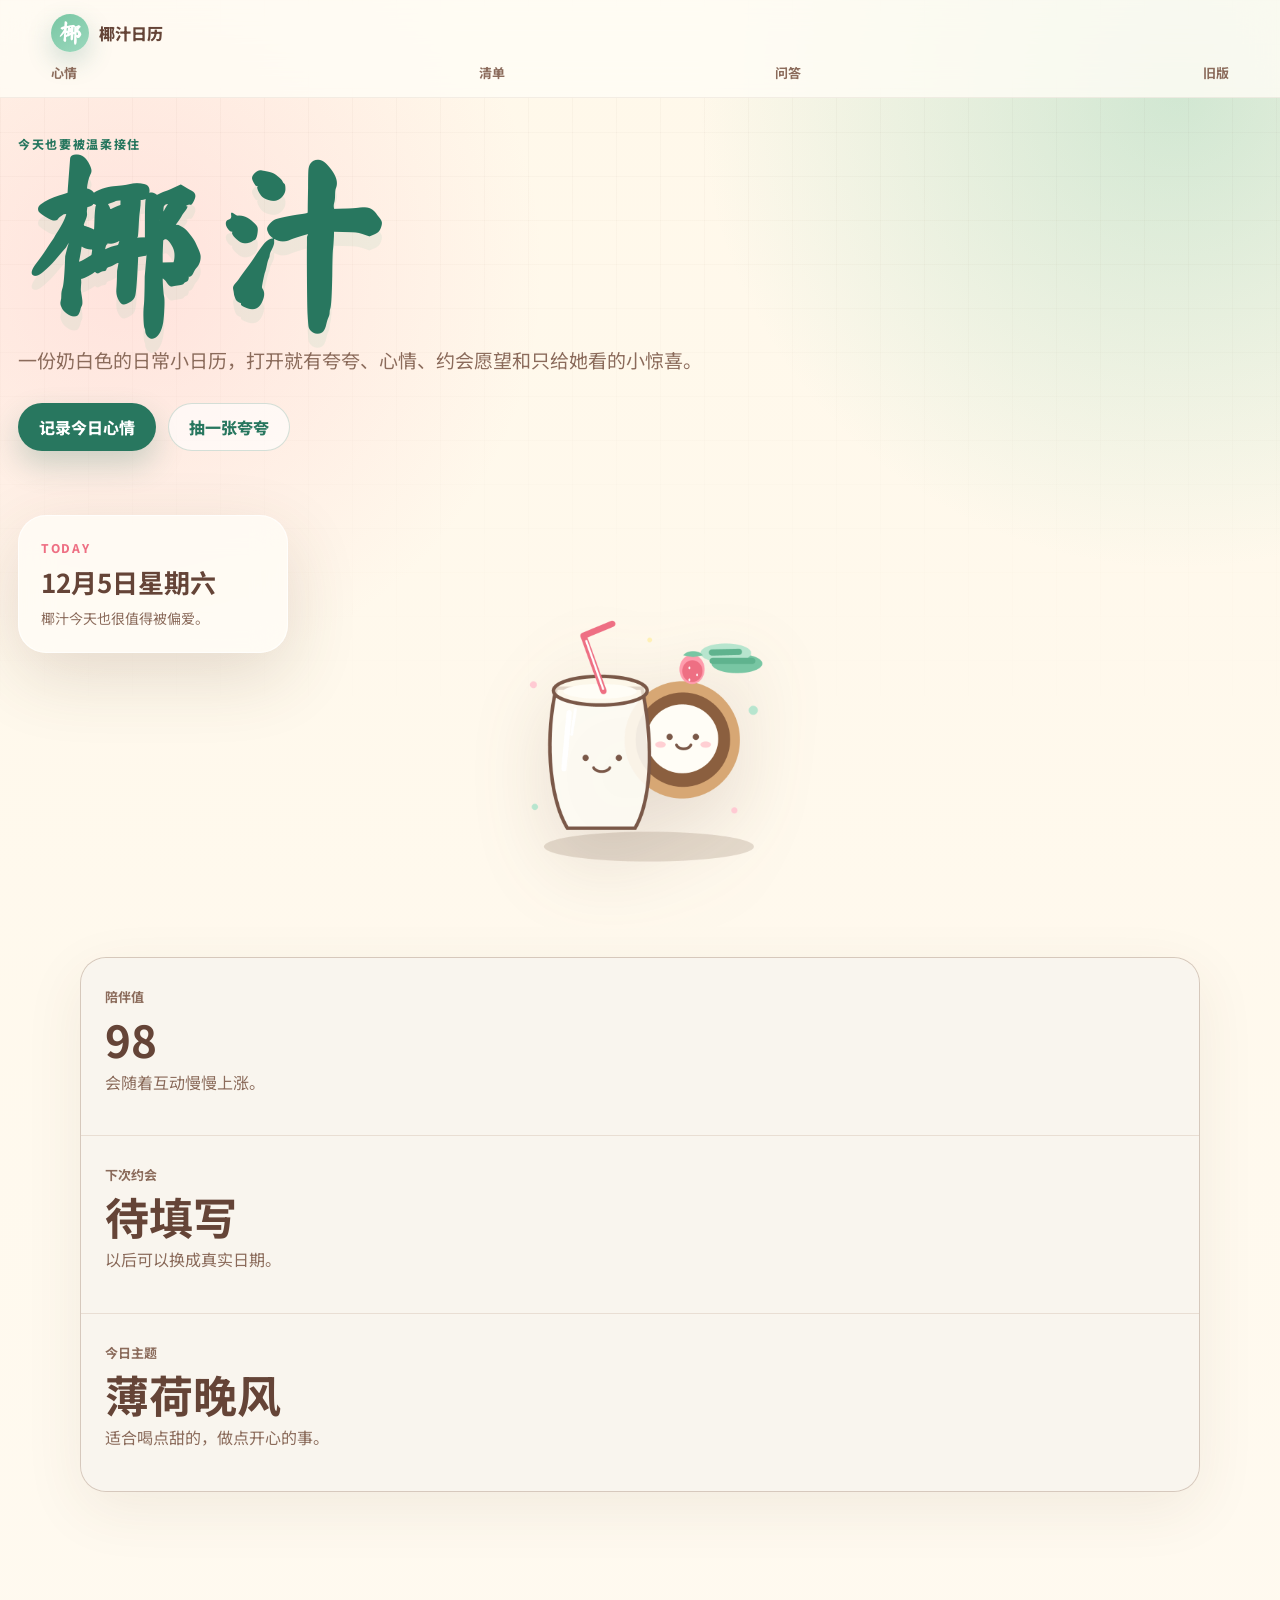
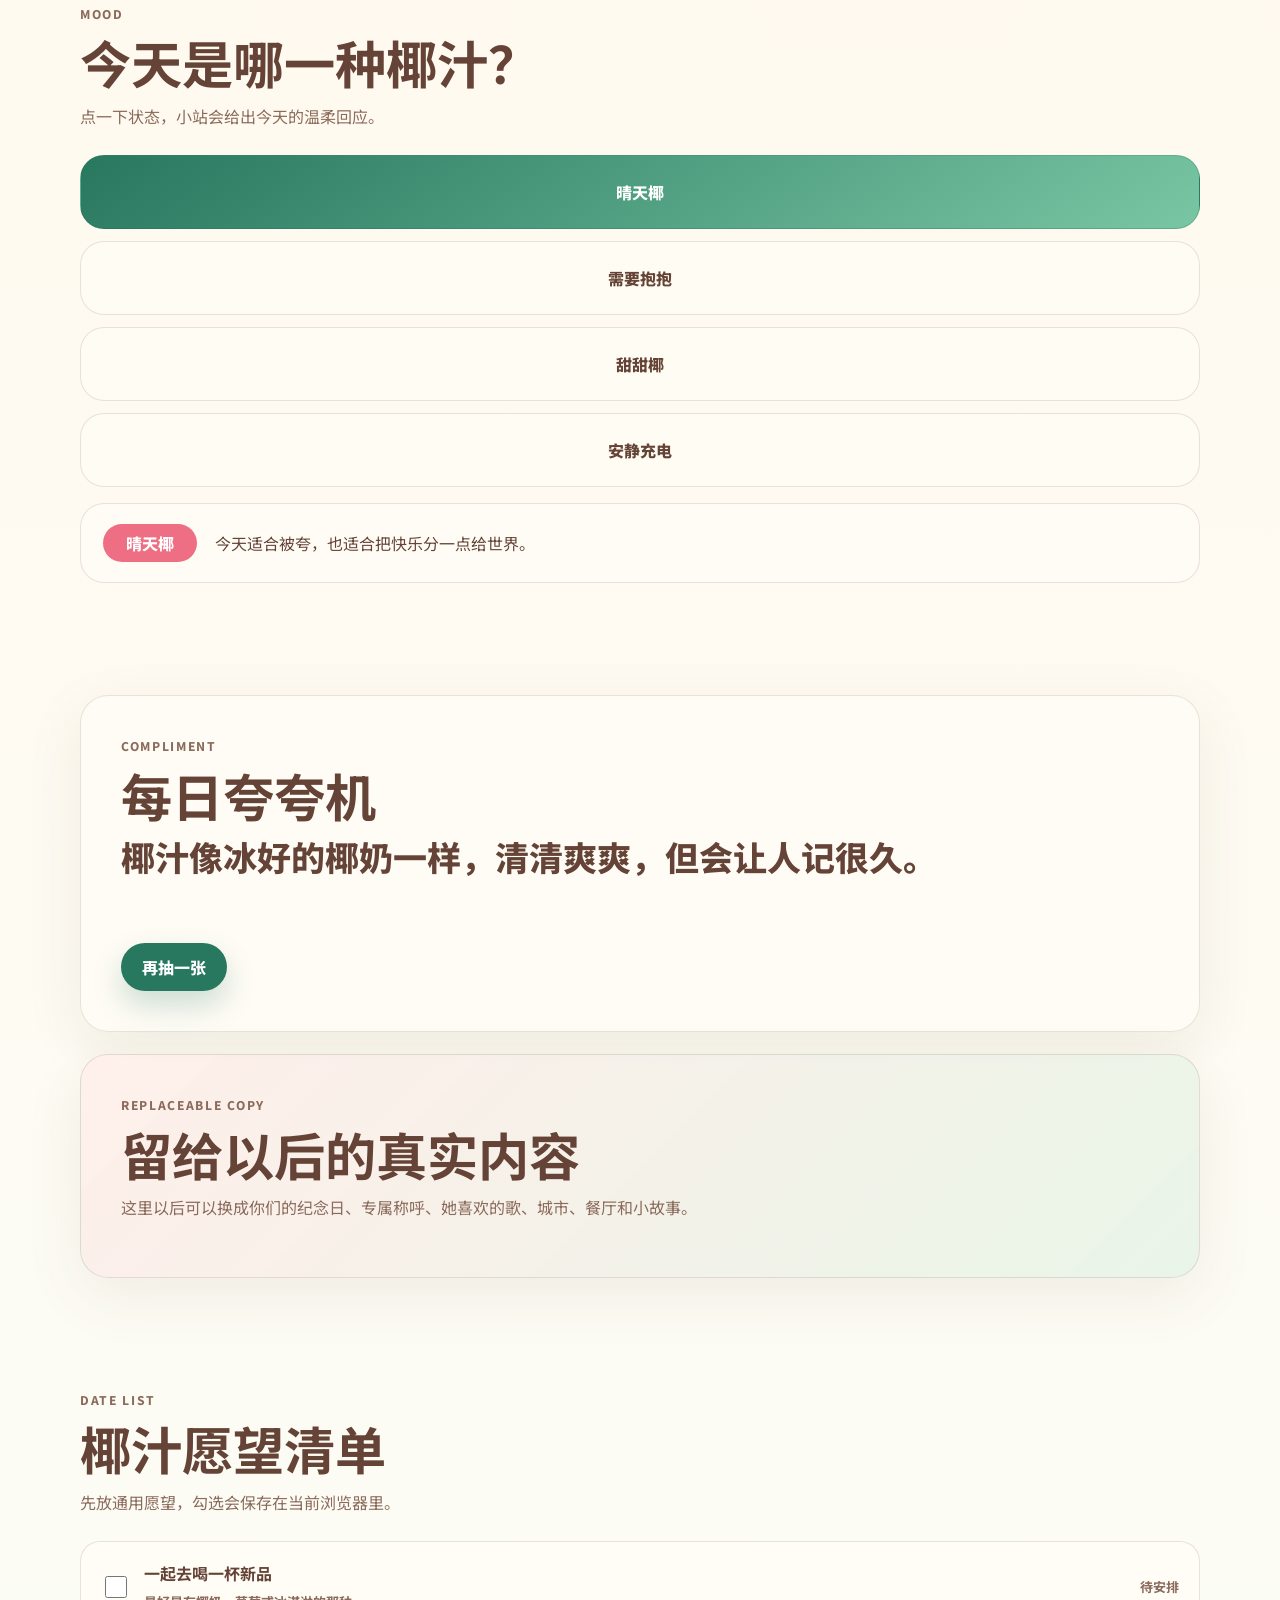
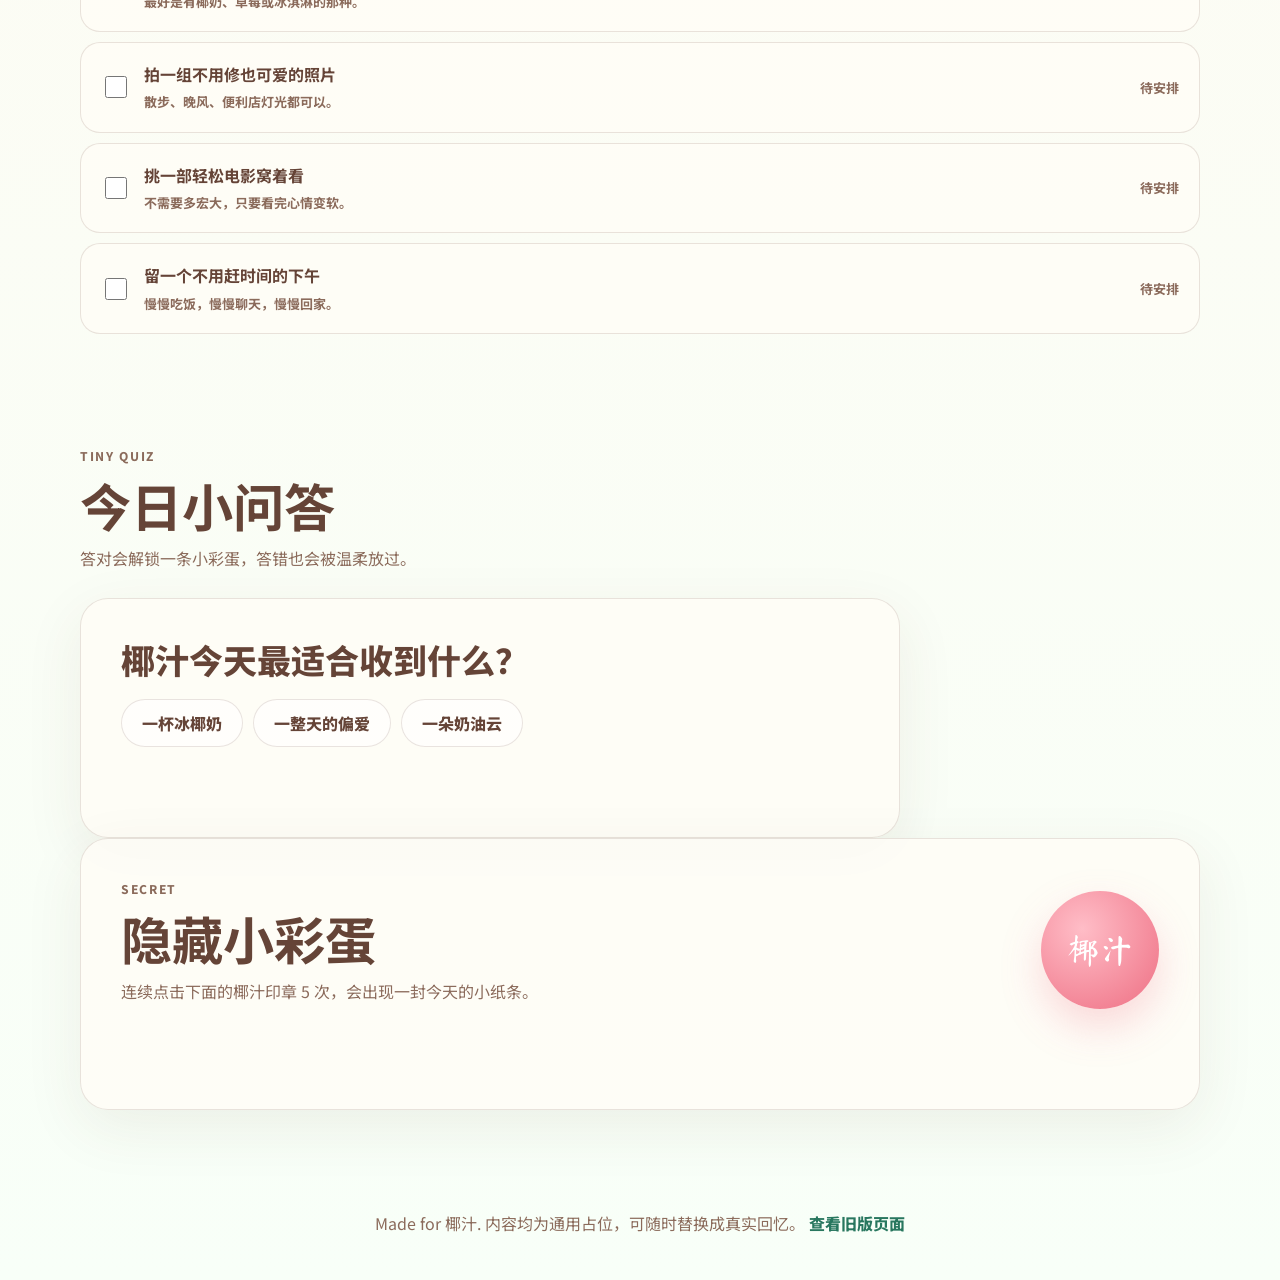
<file: index.html>
<!doctype html>
<html lang="zh-CN">
  <head>
    <meta charset="utf-8" />
    <meta name="viewport" content="width=device-width, initial-scale=1" />
    <title>椰汁日历</title>
    <meta
      name="description"
      content="椰汁的可爱日常陪伴小站，包含每日夸夸、心情、纪念日、约会清单和小问答。"
    />
    <link rel="preconnect" href="https://fonts.googleapis.com" />
    <link rel="preconnect" href="https://fonts.gstatic.com" crossorigin />
    <link
      href="https://fonts.googleapis.com/css2?family=Ma+Shan+Zheng&family=Noto+Sans+SC:wght@400;500;700;800&display=swap"
      rel="stylesheet"
    />
    <link rel="stylesheet" href="styles.css" />
  </head>
  <body>
    <header class="site-header">
      <a class="brand" href="#top" aria-label="回到椰汁日历首页">
        <span class="brand-mark">椰</span>
        <span>椰汁日历</span>
      </a>
      <nav aria-label="页面导航">
        <a href="#mood">心情</a>
        <a href="#plans">清单</a>
        <a href="#quiz">问答</a>
        <a href="old/">旧版</a>
      </nav>
    </header>

    <main id="top">
      <section class="hero" aria-labelledby="hero-title">
        <div class="hero-copy">
          <p class="eyebrow">今天也要被温柔接住</p>
          <h1 id="hero-title">椰汁</h1>
          <p class="hero-subtitle">
            一份奶白色的日常小日历，打开就有夸夸、心情、约会愿望和只给她看的小惊喜。
          </p>
          <div class="hero-actions">
            <a class="button primary" href="#mood">记录今日心情</a>
            <button class="button ghost" type="button" data-random-compliment>
              抽一张夸夸
            </button>
          </div>
        </div>

        <div class="hero-panel" aria-label="今日卡片">
          <div class="today-card">
            <span class="today-label">Today</span>
            <strong id="todayText">正在读取今天</strong>
            <p id="heroCompliment">椰汁今天也很值得被偏爱。</p>
          </div>
          <img
            class="hero-asset"
            src="assets/coconut-calendar-hero.png"
            alt="可爱的椰汁和椰子插画"
          />
        </div>
      </section>

      <section class="quick-grid" aria-label="日常快捷信息">
        <article>
          <span>陪伴值</span>
          <strong id="careScore">98</strong>
          <p>会随着互动慢慢上涨。</p>
        </article>
        <article>
          <span>下次约会</span>
          <strong>待填写</strong>
          <p>以后可以换成真实日期。</p>
        </article>
        <article>
          <span>今日主题</span>
          <strong id="dailyTheme">椰奶晴天</strong>
          <p>适合喝点甜的，做点开心的事。</p>
        </article>
      </section>

      <section class="section mood-section" id="mood" aria-labelledby="mood-title">
        <div class="section-heading">
          <p class="eyebrow">Mood</p>
          <h2 id="mood-title">今天是哪一种椰汁？</h2>
          <p>点一下状态，小站会给出今天的温柔回应。</p>
        </div>
        <div class="mood-list" role="list" aria-label="心情选择">
          <button class="mood-button active" type="button" data-mood="sunny">
            <span>晴天椰</span>
          </button>
          <button class="mood-button" type="button" data-mood="tired">
            <span>需要抱抱</span>
          </button>
          <button class="mood-button" type="button" data-mood="sweet">
            <span>甜甜椰</span>
          </button>
          <button class="mood-button" type="button" data-mood="quiet">
            <span>安静充电</span>
          </button>
        </div>
        <div class="mood-response" aria-live="polite">
          <span id="moodTag">晴天椰</span>
          <p id="moodText">今天适合被夸，也适合把快乐分一点给世界。</p>
        </div>
      </section>

      <section class="section split-section" aria-labelledby="compliment-title">
        <div class="compliment-box">
          <p class="eyebrow">Compliment</p>
          <h2 id="compliment-title">每日夸夸机</h2>
          <p id="complimentText">
            椰汁像冰好的椰奶一样，清清爽爽，但会让人记很久。
          </p>
          <button class="button primary" type="button" data-random-compliment>
            再抽一张
          </button>
        </div>
        <div class="note-box">
          <p class="eyebrow">Replaceable Copy</p>
          <h2>留给以后的真实内容</h2>
          <p>
            这里以后可以换成你们的纪念日、专属称呼、她喜欢的歌、城市、餐厅和小故事。
          </p>
        </div>
      </section>

      <section class="section plans-section" id="plans" aria-labelledby="plans-title">
        <div class="section-heading">
          <p class="eyebrow">Date List</p>
          <h2 id="plans-title">椰汁愿望清单</h2>
          <p>先放通用愿望，勾选会保存在当前浏览器里。</p>
        </div>
        <div class="wish-list" id="wishList" aria-live="polite"></div>
      </section>

      <section class="section quiz-section" id="quiz" aria-labelledby="quiz-title">
        <div class="section-heading">
          <p class="eyebrow">Tiny Quiz</p>
          <h2 id="quiz-title">今日小问答</h2>
          <p>答对会解锁一条小彩蛋，答错也会被温柔放过。</p>
        </div>
        <div class="quiz-card">
          <p id="quizQuestion">椰汁今天最适合收到什么？</p>
          <div class="quiz-options" id="quizOptions"></div>
          <p class="quiz-result" id="quizResult" aria-live="polite"></p>
        </div>
      </section>

      <section class="section secret-section" aria-labelledby="secret-title">
        <div>
          <p class="eyebrow">Secret</p>
          <h2 id="secret-title">隐藏小彩蛋</h2>
          <p>连续点击下面的椰汁印章 5 次，会出现一封今天的小纸条。</p>
        </div>
        <button class="stamp" type="button" id="secretButton" aria-label="椰汁印章">
          椰汁
        </button>
        <p class="secret-message" id="secretMessage" aria-live="polite"></p>
      </section>
    </main>

    <footer>
      <p>
        Made for 椰汁. 内容均为通用占位，可随时替换成真实回忆。
        <a href="old/">查看旧版页面</a>
      </p>
    </footer>

    <script src="script.js"></script>
  </body>
</html>
</file>
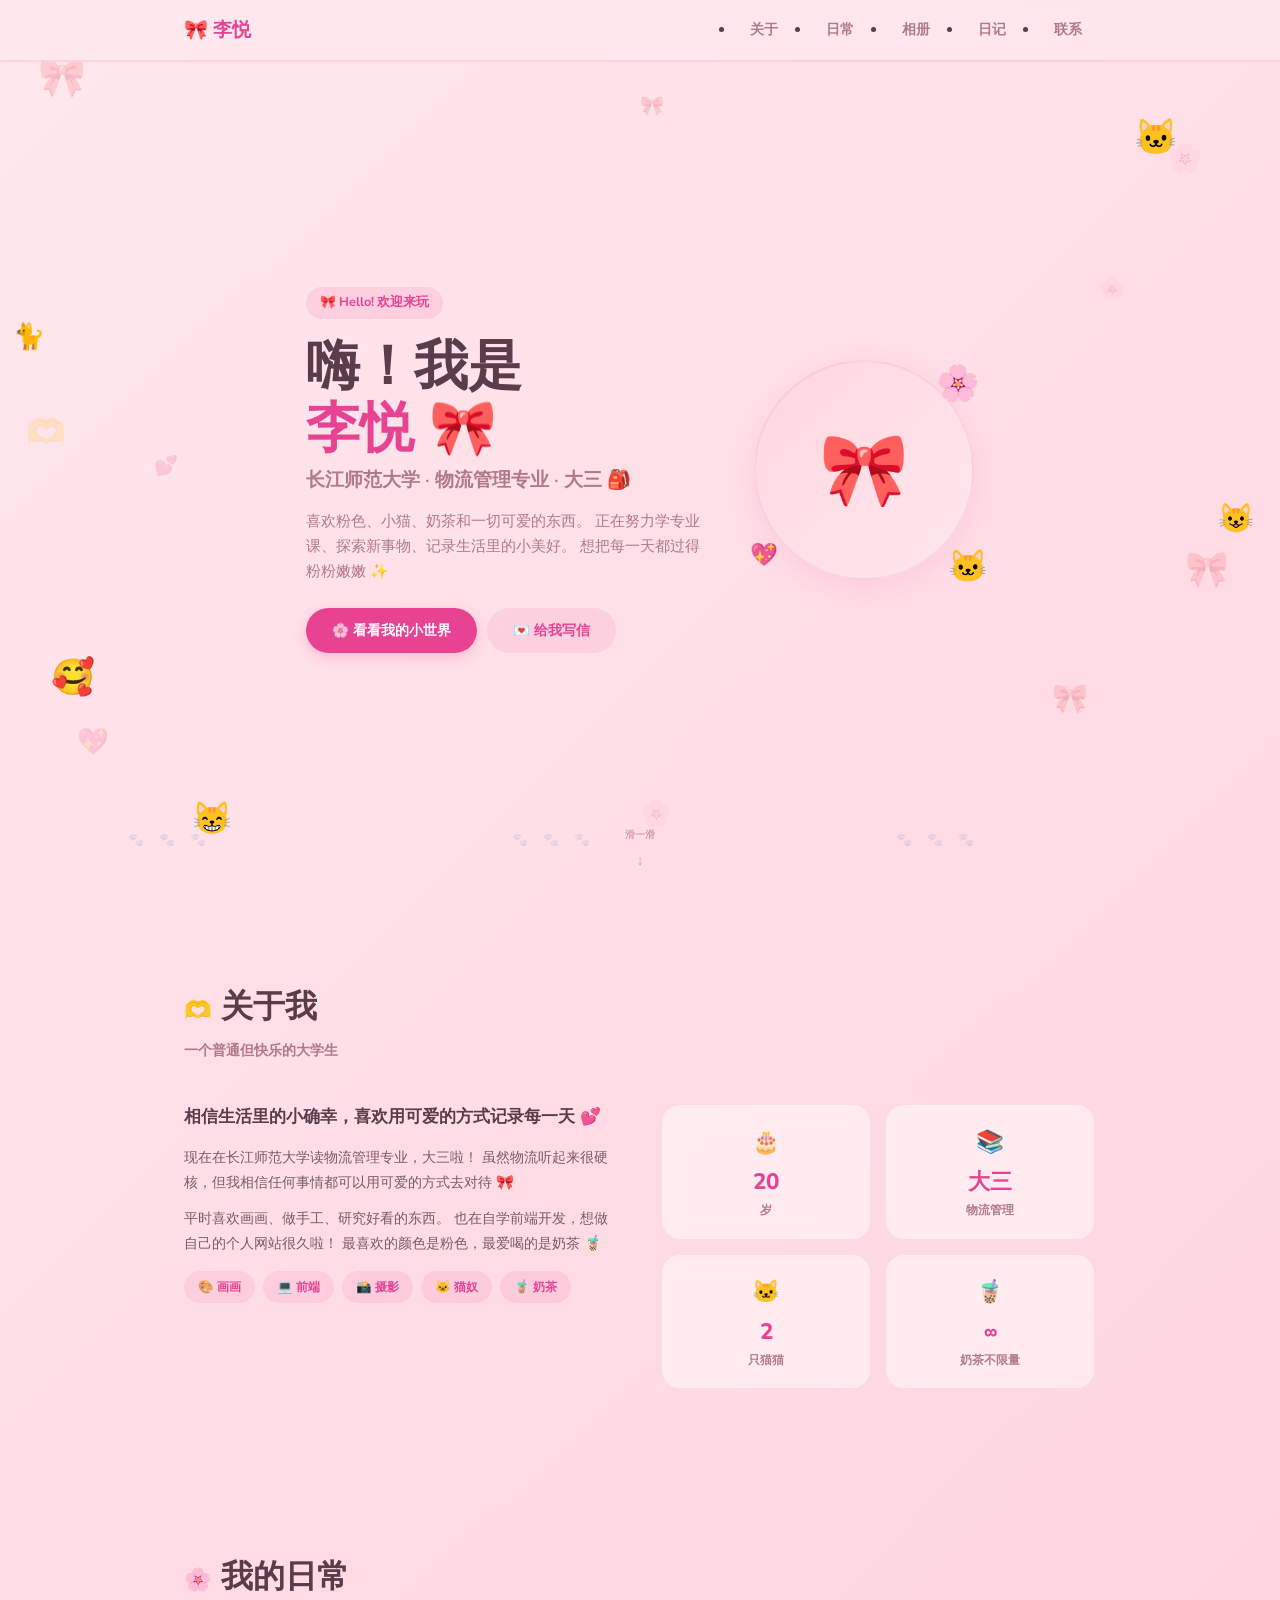
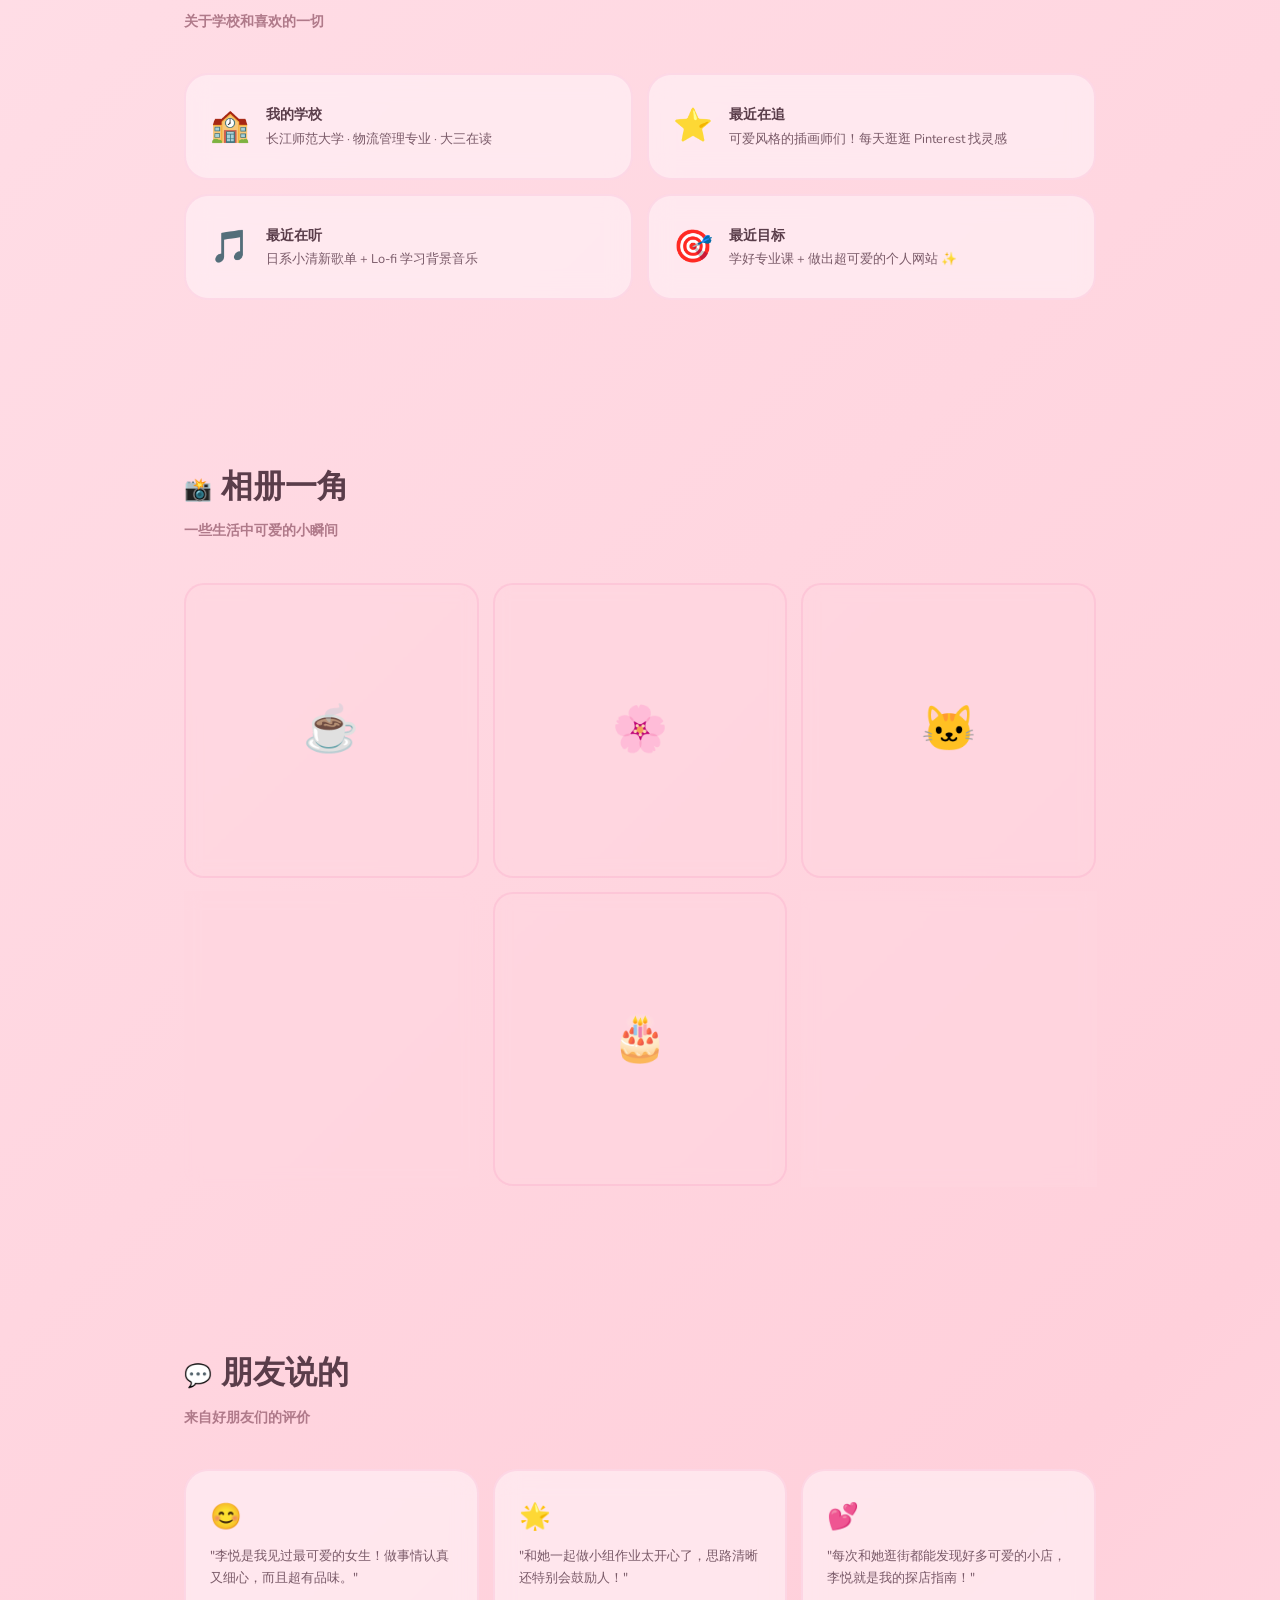
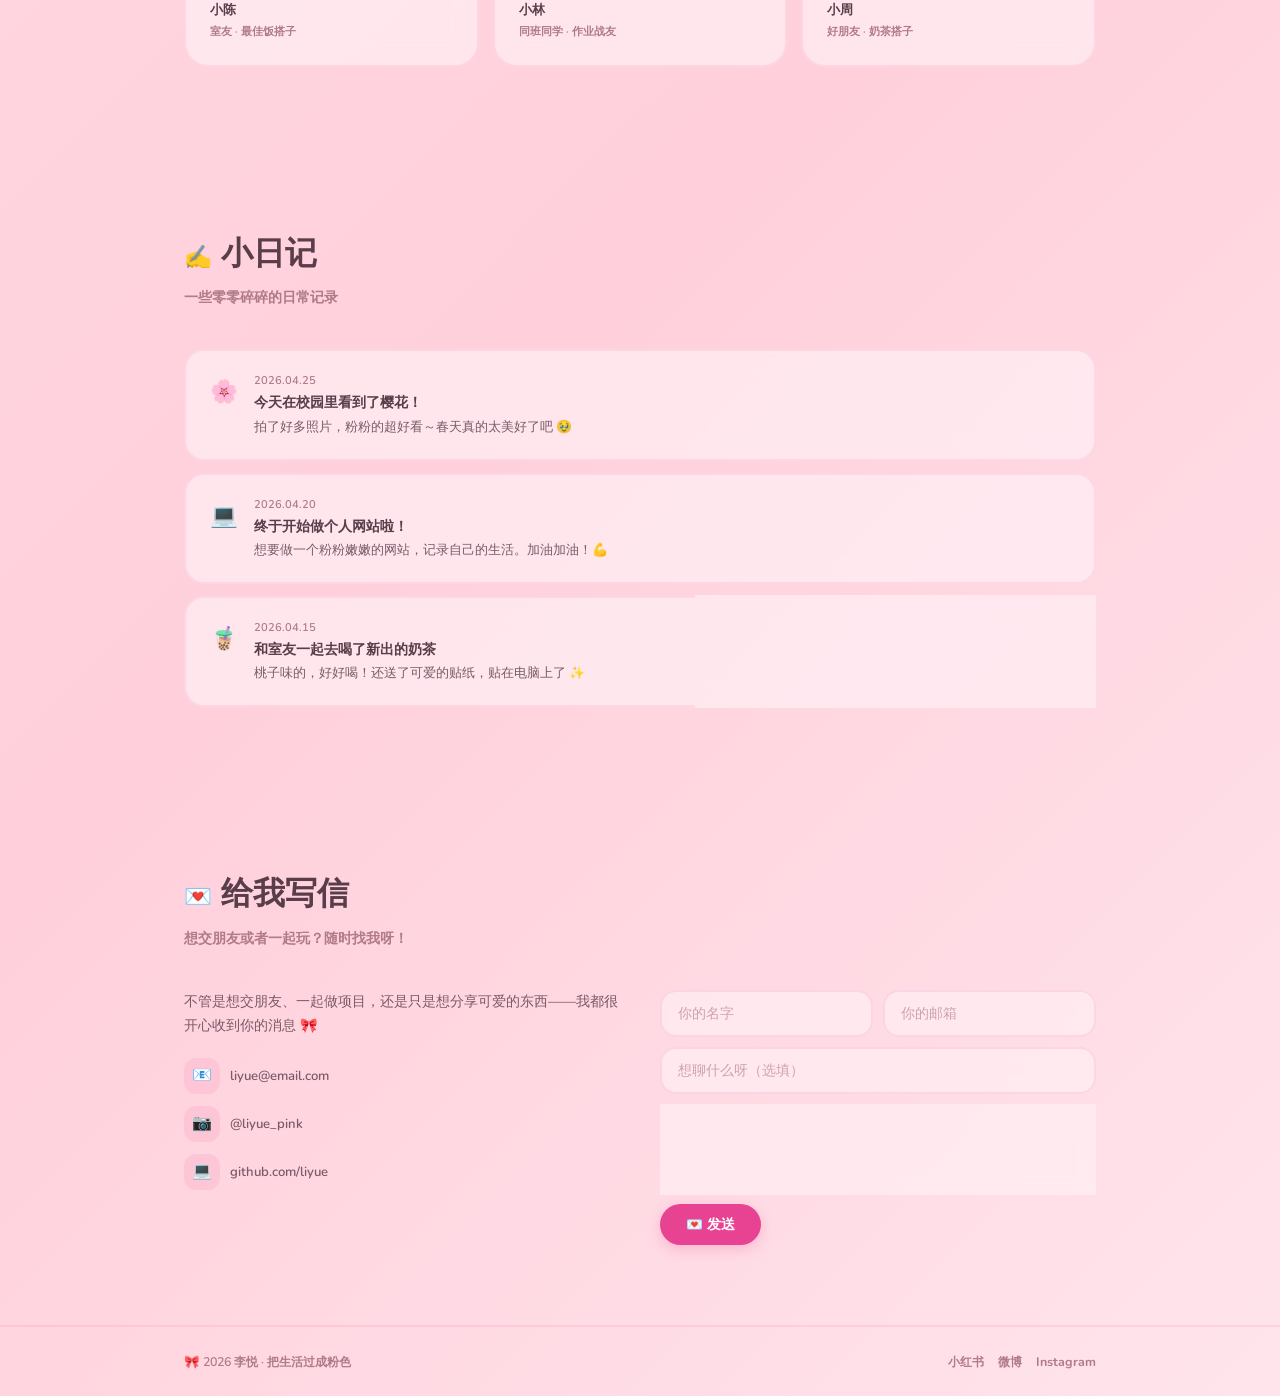
<file: old/index.html>
﻿<!DOCTYPE html>
<html lang="zh-CN">
<head>
  <meta charset="UTF-8">
  <meta name="viewport" content="width=device-width, initial-scale=1.0">
  <title>李悦 · 个人小站</title>
  <link rel="preconnect" href="https://fonts.googleapis.com">
  <link rel="preconnect" href="https://fonts.gstatic.com" crossorigin>
  <link href="https://fonts.googleapis.com/css2?family=Nunito:wght@400;600;700;800&display=swap" rel="stylesheet">
  <style>
    *, *::before, *::after { margin: 0; padding: 0; box-sizing: border-box; }
    html { scroll-behavior: smooth; }
    body {
      font-family: "Nunito", -apple-system, "PingFang SC", "Microsoft YaHei", sans-serif;
      background: linear-gradient(135deg, #ffe8ee 0%, #ffdce5 30%, #ffd0db 70%, #ffe4ec 100%);
      color: #5a3d4a;
      line-height: 1.7;
      -webkit-font-smoothing: antialiased;
      overflow-x: hidden;
      min-height: 100vh;
    }
    .container { max-width: 960px; margin: 0 auto; padding: 0 24px; }
    a { text-decoration: none; color: inherit; }

    /* ===== Floating Stickers BG ===== */
    .stickers {
      position: fixed; inset: 0; pointer-events: none; z-index: 0;
      overflow: hidden;
    }
    .stickers .s {
      position: absolute; font-size: 2rem; opacity: 0.2;
      animation: floatSticker 8s ease-in-out infinite;
    }
    .stickers .s:nth-child(1) { top: 5%; left: 3%; animation-delay: 0s; font-size: 2.4rem; }
    .stickers .s:nth-child(2) { top: 15%; right: 6%; animation-delay: 1.2s; font-size: 1.8rem; }
    .stickers .s:nth-child(3) { top: 45%; left: 2%; animation-delay: 2.5s; font-size: 2rem; }
    .stickers .s:nth-child(4) { top: 60%; right: 4%; animation-delay: 0.8s; font-size: 2.2rem; }
    .stickers .s:nth-child(5) { top: 80%; left: 6%; animation-delay: 3.2s; font-size: 1.6rem; }
    .stickers .s:nth-child(6) { top: 30%; right: 12%; animation-delay: 1.8s; font-size: 1.4rem; }
    .stickers .s:nth-child(7) { top: 75%; right: 15%; animation-delay: 4s; font-size: 1.8rem; }
    .stickers .s:nth-child(8) { top: 50%; left: 12%; animation-delay: 0.5s; font-size: 1.2rem; }
    .stickers .s:nth-child(9) { top: 88%; left: 50%; animation-delay: 2s; font-size: 1.6rem; }
    .stickers .s:nth-child(10) { top: 10%; left: 50%; animation-delay: 3.5s; font-size: 1.2rem; }
    /* Cat stickers - special animated kitties */
    .stickers .cat {
      position: absolute; font-size: 2.2rem; pointer-events: none; z-index: 1;
    }
    .stickers .cat:nth-child(11) {
      top: 72%; left: 4%;
      animation: catBounce 2.8s ease-in-out infinite;
    }
    .stickers .cat:nth-child(12) {
      top: 12%; right: 8%;
      animation: catSway 3.5s ease-in-out infinite;
    }
    .stickers .cat:nth-child(13) {
      top: 55%; right: 2%;
      animation: catSpin 5s linear infinite;
      font-size: 1.8rem;
    }
    .stickers .cat:nth-child(14) {
      bottom: 6%; left: 15%;
      animation: catWalk 4s ease-in-out infinite;
      font-size: 2rem;
    }
    .stickers .cat:nth-child(15) {
      top: 35%; left: 1%;
      animation: catStretch 3.2s ease-in-out infinite;
      font-size: 1.6rem;
    }
    @keyframes catBounce {
      0%, 100% { transform: translateY(0) rotate(0deg); }
      20% { transform: translateY(-18px) rotate(-8deg); }
      40% { transform: translateY(0) rotate(4deg); }
      60% { transform: translateY(-10px) rotate(-4deg); }
      80% { transform: translateY(0) rotate(2deg); }
    }
    @keyframes catSway {
      0%, 100% { transform: translateX(0) rotate(0deg); }
      25% { transform: translateX(12px) rotate(6deg); }
      75% { transform: translateX(-12px) rotate(-6deg); }
    }
    @keyframes catSpin {
      0% { transform: rotate(0deg) scale(1); }
      25% { transform: rotate(90deg) scale(1.1); }
      50% { transform: rotate(180deg) scale(1); }
      75% { transform: rotate(270deg) scale(1.1); }
      100% { transform: rotate(360deg) scale(1); }
    }
    @keyframes catWalk {
      0%, 100% { transform: translateX(0) scaleX(1); }
      25% { transform: translateX(20px) scaleX(1) translateY(-4px); }
      50% { transform: translateX(40px) scaleX(-1) translateY(0); }
      75% { transform: translateX(20px) scaleX(-1) translateY(-4px); }
    }
    /* Walking cat along the bottom edge */
    .walking-cat {
      position: fixed; bottom: 12px; left: -60px; z-index: 2;
      font-size: 2rem; pointer-events: none;
      animation: walkAcross 12s linear infinite;
    }
    /* Occasional paw prints */
    .paw-prints {
      position: fixed; pointer-events: none; z-index: 1;
      font-size: 0.8rem; opacity: 0.15; letter-spacing: 6px;
    }
    .paw-prints.p1 { bottom: 48px; left: 10%; }
    .paw-prints.p2 { bottom: 48px; left: 40%; animation-delay: 1s; }
    .paw-prints.p3 { bottom: 48px; left: 70%; animation-delay: 2s; }
    @keyframes walkAcross {
      0% { transform: translateX(0) scaleX(1); }
      45% { transform: translateX(calc(100vw + 80px)) scaleX(1); }
      50% { transform: translateX(calc(100vw + 80px)) scaleX(-1); }
      95% { transform: translateX(0) scaleX(-1); }
      100% { transform: translateX(0) scaleX(1); }
    }
    @keyframes catStretch {
      0%, 100% { transform: scaleY(1) scaleX(1); }
      30% { transform: scaleY(1.3) scaleX(0.9); }
      60% { transform: scaleY(1) scaleX(1); }
      80% { transform: scaleY(1.2) scaleX(0.95); }
    }

    @keyframes floatSticker {
      0%, 100% { transform: translateY(0) rotate(0deg); }
      30% { transform: translateY(-12px) rotate(5deg); }
      60% { transform: translateY(6px) rotate(-3deg); }
    }

    /* ===== Glass Card Style ===== */
    .glass {
      background: rgba(255, 242, 246, 0.7);
      backdrop-filter: blur(12px);
      -webkit-backdrop-filter: blur(12px);
      border: 2px solid rgba(232, 67, 147, 0.12);
    }

    /* ===== Navigation ===== */
    nav {
      position: fixed; top: 0; left: 0; right: 0; z-index: 100;
      background: rgba(255, 232, 238, 0.75);
      backdrop-filter: blur(16px);
      -webkit-backdrop-filter: blur(16px);
      border-bottom: 2px solid rgba(232, 67, 147, 0.12);
    }
    nav .container {
      display: flex; align-items: center; justify-content: space-between;
      height: 60px;
    }
    .nav-logo {
      font-weight: 800; font-size: 1.2rem;
      color: #e84393;
    }
    .nav-links { display: flex; gap: 20px; }
    .nav-links a {
      font-size: 0.85rem; font-weight: 700; color: #b07a8a;
      padding: 5px 14px; border-radius: 100px;
      transition: all 0.3s;
    }
    .nav-links a:hover {
      background: rgba(232, 67, 147, 0.12);
      color: #e84393;
    }

    /* ===== Hero ===== */
    .hero {
      min-height: 100vh; display: flex; align-items: center;
      padding: 100px 0 60px; position: relative; z-index: 1;
    }
    .hero-inner {
      display: flex; align-items: center; gap: 48px;
    }
    .hero-left { flex: 1; }
    .hero-tag {
      display: inline-flex; align-items: center; gap: 4px;
      background: rgba(232, 67, 147, 0.12);
      color: #e84393;
      font-weight: 700; font-size: 0.8rem;
      padding: 5px 14px; border-radius: 100px;
      margin-bottom: 16px;
    }
    .hero h1 {
      font-size: 3.4rem; font-weight: 800; line-height: 1.15;
      margin-bottom: 4px;
    }
    .hero h1 .pink { color: #e84393; }
    .hero .sub {
      font-size: 1.2rem; font-weight: 600; color: #b07a8a;
      margin-bottom: 12px;
    }
    .hero p {
      color: #b07a8a; font-size: 0.92rem;
      max-width: 400px; margin-bottom: 24px;
    }
    .hero-actions { display: flex; gap: 10px; flex-wrap: wrap; }
    .btn {
      display: inline-flex; align-items: center; gap: 6px;
      padding: 11px 26px; border-radius: 100px;
      font-size: 0.85rem; font-weight: 700; font-family: inherit;
      transition: all 0.3s; cursor: pointer; border: none;
    }
    .btn-pink {
      background: #e84393; color: #fff;
      box-shadow: 0 4px 14px rgba(232,67,147,0.25);
    }
    .btn-pink:hover { transform: translateY(-3px); box-shadow: 0 8px 24px rgba(232,67,147,0.3); }
    .btn-soft {
      background: rgba(232, 67, 147, 0.1);
      color: #e84393;
      backdrop-filter: blur(8px);
    }
    .btn-soft:hover { transform: translateY(-3px); background: rgba(232, 67, 147, 0.18); }

    /* ===== Hero Right ===== */
    .hero-right { flex-shrink: 0; position: relative; }
    .kitty-box {
      width: 220px; height: 220px; border-radius: 50%;
      background: linear-gradient(135deg, #ffd6e0, #ffe8ee);
      display: flex; align-items: center; justify-content: center;
      font-size: 4.5rem;
      position: relative;
      box-shadow: 0 8px 32px rgba(232,67,147,0.12);
      animation: kittyFloat 3.5s ease-in-out infinite;
      border: 2px solid rgba(232, 67, 147, 0.1);
    }
    @keyframes kittyFloat {
      0%, 100% { transform: translateY(0); }
      50% { transform: translateY(-10px); }
    }
    .kitty-bow {
      position: absolute; top: -8px; right: -8px; font-size: 2.2rem;
      animation: bowWiggle 2s ease-in-out infinite;
    }
    @keyframes bowWiggle {
      0%, 100% { transform: rotate(0deg); }
      25% { transform: rotate(-8deg); }
      75% { transform: rotate(8deg); }
    }
    .kitty-hearts {
      position: absolute; bottom: 4px; left: -6px; font-size: 1.4rem;
      animation: heartBeat 1.5s ease-in-out infinite;
    }
    .kitty-peek {
      position: absolute; bottom: -16px; right: -16px; font-size: 2rem;
      animation: peekaboo 3s ease-in-out infinite;
    }
    @keyframes peekaboo {
      0%, 100% { transform: translateY(0) scale(1); opacity: 1; }
      45% { transform: translateY(0) scale(1); opacity: 1; }
      50% { transform: translateY(6px) scale(0.9); opacity: 0.6; }
      55% { transform: translateY(0) scale(1); opacity: 1; }
    }
    @keyframes heartBeat {
      0%, 100% { transform: scale(1); }
      50% { transform: scale(1.2); }
    }

    .scroll-hint {
      position: absolute; bottom: 28px; left: 50%; transform: translateX(-50%);
      display: flex; flex-direction: column; align-items: center; gap: 4px;
      color: #d4a0b0; font-size: 0.65rem; font-weight: 700;
    }
    .scroll-hint .arr { font-size: 0.9rem; animation: bounceArr 1.5s ease-in-out infinite; }
    @keyframes bounceArr { 0%, 100% { transform: translateY(0); } 50% { transform: translateY(5px); } }

    /* ===== Section Common ===== */
    section { padding: 80px 0; position: relative; z-index: 1; }
    .section-title {
      font-size: 2rem; font-weight: 800; margin-bottom: 4px;
    }
    .section-title .emoji-tag { font-size: 1.4rem; display: inline-block; }
    .section-desc { color: #b07a8a; margin-bottom: 40px; font-size: 0.9rem; font-weight: 600; }

    /* ===== About ===== */
    .about-flex { display: grid; grid-template-columns: 1fr 1fr; gap: 40px; }
    .about-text p { color: #7a5a68; margin-bottom: 12px; font-size: 0.9rem; }
    .about-text .big {
      font-size: 1.05rem; font-weight: 700; color: #5a3d4a;
      margin-bottom: 14px;
    }
    .about-tags { display: flex; flex-wrap: wrap; gap: 8px; margin-top: 16px; }
    .about-tag {
      font-size: 0.78rem; font-weight: 700; padding: 5px 14px;
      border-radius: 100px;
      background: rgba(232, 67, 147, 0.1);
      color: #e84393;
      transition: all 0.3s;
    }
    .about-tag:hover { transform: scale(1.05); background: rgba(232, 67, 147, 0.18); }

    .about-cards {
      display: grid; grid-template-columns: 1fr 1fr; gap: 12px;
      align-content: start;
    }
    .mini-card {
      border-radius: 20px; padding: 18px; text-align: center;
      background: rgba(255, 242, 246, 0.7);
      backdrop-filter: blur(12px);
      -webkit-backdrop-filter: blur(12px);
      border: 2px solid rgba(232, 67, 147, 0.1);
      transition: all 0.3s;
    }
    .mini-card:hover { transform: translateY(-4px); border-color: rgba(232, 67, 147, 0.3); }
    .mini-card .icon { font-size: 1.4rem; margin-bottom: 2px; }
    .mini-card .num { font-size: 1.4rem; font-weight: 800; color: #e84393; }
    .mini-card .lbl { font-size: 0.72rem; color: #b07a8a; font-weight: 600; }

    /* ===== Services ===== */
    .svc-grid { display: grid; grid-template-columns: repeat(3, 1fr); gap: 14px; }
    .svc-card {
      border-radius: 24px; padding: 28px 20px; text-align: center;
      background: rgba(255, 242, 246, 0.65);
      backdrop-filter: blur(12px);
      -webkit-backdrop-filter: blur(12px);
      border: 2px solid rgba(232, 67, 147, 0.1);
      transition: all 0.3s;
    }
    .svc-card:hover { transform: translateY(-6px); border-color: rgba(232, 67, 147, 0.25); box-shadow: 0 8px 24px rgba(232,67,147,0.08); }
    .svc-card .emoji { font-size: 2.2rem; margin-bottom: 10px; }
    .svc-card h3 { font-size: 0.95rem; font-weight: 700; margin-bottom: 6px; }
    .svc-card p { font-size: 0.8rem; color: #7a5a68; line-height: 1.7; }

    /* ===== Profile Cards ===== */
    .profile-grid { display: grid; grid-template-columns: 1fr 1fr; gap: 14px; }
    .profile-card {
      border-radius: 24px; padding: 24px;
      background: rgba(255, 242, 246, 0.65);
      backdrop-filter: blur(12px);
      -webkit-backdrop-filter: blur(12px);
      border: 2px solid rgba(232, 67, 147, 0.1);
      display: flex; align-items: center; gap: 16px;
      transition: all 0.3s;
    }
    .profile-card:hover { border-color: rgba(232, 67, 147, 0.25); transform: translateY(-3px); }
    .profile-card .emoji { font-size: 2rem; flex-shrink: 0; }
    .profile-card .info h4 { font-size: 0.9rem; font-weight: 700; margin-bottom: 2px; }
    .profile-card .info p { font-size: 0.8rem; color: #7a5a68; }

    /* ===== Gallery ===== */
    .gallery-grid {
      display: grid; grid-template-columns: repeat(3, 1fr); gap: 14px;
    }
    .gallery-item {
      border-radius: 20px; aspect-ratio: 1;
      background: rgba(255, 214, 224, 0.5);
      backdrop-filter: blur(8px);
      -webkit-backdrop-filter: blur(8px);
      border: 2px solid rgba(232, 67, 147, 0.1);
      display: flex; align-items: center; justify-content: center;
      font-size: 2.8rem; transition: all 0.3s;
    }
    .gallery-item:hover { transform: scale(1.04); border-color: rgba(232, 67, 147, 0.25); }

    /* ===== Testimonials ===== */
    .testi-grid { display: grid; grid-template-columns: repeat(3, 1fr); gap: 14px; }
    .testi-card {
      border-radius: 24px; padding: 24px;
      background: rgba(255, 242, 246, 0.65);
      backdrop-filter: blur(12px);
      -webkit-backdrop-filter: blur(12px);
      border: 2px solid rgba(232, 67, 147, 0.1);
    }
    .testi-card .face { font-size: 1.6rem; margin-bottom: 6px; }
    .testi-card blockquote {
      font-size: 0.82rem; color: #7a5a68; line-height: 1.7;
      margin-bottom: 10px;
    }
    .testi-card .name { font-size: 0.82rem; font-weight: 700; }
    .testi-card .role { font-size: 0.7rem; color: #b07a8a; font-weight: 600; }

    /* ===== Diary ===== */
    .diary-list { display: flex; flex-direction: column; gap: 12px; }
    .diary-item {
      border-radius: 20px; padding: 20px 24px;
      background: rgba(255, 242, 246, 0.65);
      backdrop-filter: blur(12px);
      -webkit-backdrop-filter: blur(12px);
      border: 2px solid rgba(232, 67, 147, 0.1);
      display: flex; gap: 16px; align-items: flex-start;
      transition: all 0.3s;
    }
    .diary-item:hover { border-color: rgba(232, 67, 147, 0.25); transform: translateX(4px); }
    .diary-item .emoji { font-size: 1.4rem; flex-shrink: 0; margin-top: 2px; }
    .diary-item .date { font-size: 0.7rem; color: #b07a8a; font-weight: 600; }
    .diary-item h3 { font-size: 0.9rem; font-weight: 700; margin-bottom: 2px; }
    .diary-item p { font-size: 0.8rem; color: #7a5a68; }

    /* ===== Contact ===== */
    .contact-split { display: grid; grid-template-columns: 1fr 1fr; gap: 40px; }
    .contact-left p { color: #7a5a68; margin-bottom: 20px; font-size: 0.88rem; }
    .contact-row {
      display: flex; align-items: center; gap: 10px;
      margin-bottom: 12px; font-size: 0.82rem; color: #7a5a68;
      font-weight: 600; transition: color 0.3s;
    }
    .contact-row:hover { color: #e84393; }
    .contact-row .icon-bg {
      width: 36px; height: 36px; border-radius: 12px;
      background: rgba(232, 67, 147, 0.1);
      display: flex; align-items: center;
      justify-content: center; font-size: 1rem;
    }
    .contact-form { display: flex; flex-direction: column; gap: 10px; }
    .contact-form .duo { display: grid; grid-template-columns: 1fr 1fr; gap: 10px; }
    .contact-form input,
    .contact-form textarea {
      padding: 12px 16px; border: 2px solid rgba(232, 67, 147, 0.12);
      border-radius: 16px; font-size: 0.85rem; font-family: inherit;
      transition: border 0.3s;
      background: rgba(255, 242, 246, 0.6);
      backdrop-filter: blur(8px);
      color: #5a3d4a;
    }
    .contact-form input:focus,
    .contact-form textarea:focus { outline: none; border-color: #e84393; }
    .contact-form input::placeholder,
    .contact-form textarea::placeholder { color: #cfa0b0; }
    .contact-form textarea { min-height: 90px; resize: vertical; }

    /* ===== Footer ===== */
    footer {
      border-top: 2px solid rgba(232, 67, 147, 0.1);
      padding: 24px 0;
      position: relative; z-index: 1;
    }
    footer .container {
      display: flex; justify-content: space-between; align-items: center;
    }
    footer .copy { font-size: 0.78rem; color: #b07a8a; font-weight: 600; }
    footer .social { display: flex; gap: 14px; }
    footer .social a {
      font-size: 0.78rem; font-weight: 700; color: #b07a8a;
      transition: color 0.3s;
    }
    footer .social a:hover { color: #e84393; }

    /* ===== Reveal ===== */
    .reveal {
      opacity: 0; transform: translateY(20px);
      transition: opacity 0.5s ease, transform 0.5s ease;
    }
    .reveal.visible { opacity: 1; transform: translateY(0); }
    .d1 { transition-delay: 0.08s; }
    .d2 { transition-delay: 0.16s; }
    .d3 { transition-delay: 0.24s; }

    /* ===== Responsive ===== */
    @media (max-width: 800px) {
      .hero-inner { flex-direction: column; text-align: center; }
      .hero p { max-width: 100%; }
      .hero-actions { justify-content: center; }
      .kitty-box { width: 160px; height: 160px; font-size: 3.4rem; }
      .hero h1 { font-size: 2.6rem; }
      .about-flex, .contact-split { grid-template-columns: 1fr; }
      .svc-grid, .testi-grid, .gallery-grid { grid-template-columns: 1fr 1fr; }
      .profile-grid { grid-template-columns: 1fr; }
    }
    @media (max-width: 600px) {
      .hero h1 { font-size: 2rem; }
      .nav-links { display: none; }
      section { padding: 50px 0; }
      .svc-grid, .testi-grid, .gallery-grid { grid-template-columns: 1fr; }
      .section-title { font-size: 1.5rem; }
      .contact-form .duo { grid-template-columns: 1fr; }
      footer .container { flex-direction: column; gap: 8px; }
    }
  </style>
</head>
<body>

  <!-- Floating Stickers -->
  <div class="stickers">
    <span class="s">🎀</span>
    <span class="s">🌸</span>
    <span class="s">🫶</span>
    <span class="s">🎀</span>
    <span class="s">💖</span>
    <span class="s">🌸</span>
    <span class="s">🎀</span>
    <span class="s">💕</span>
    <span class="s">🌸</span>
    <span class="s">🎀</span>
    <!-- Cute animated cats -->
    <span class="cat">🥰</span>
    <span class="cat">🐱</span>
    <span class="cat">😺</span>
    <span class="cat">😸</span>
    <span class="cat">🐈</span>
  </div>

  <!-- Walking cat on the floor -->
  <div class="walking-cat">🐱</div>
  <div class="paw-prints p1">🐾 🐾 🐾</div>
  <div class="paw-prints p2">🐾 🐾 🐾</div>
  <div class="paw-prints p3">🐾 🐾 🐾</div>

  <!-- Nav -->
  <nav>
    <div class="container">
      <a href="#" class="nav-logo">🎀 李悦</a>
      <ul class="nav-links">
        <li><a href="#about">关于</a></li>
        <li><a href="#life">日常</a></li>
        <li><a href="#gallery">相册</a></li>
        <li><a href="#diary">日记</a></li>
        <li><a href="#contact">联系</a></li>
      </ul>
    </div>
  </nav>

  <!-- Hero -->
  <section class="hero">
    <div class="container">
      <div class="hero-inner">
        <div class="hero-left">
          <div class="hero-tag">🎀 Hello! 欢迎来玩</div>
          <h1>
            嗨！我是<br>
            <span class="pink">李悦</span> 🎀
          </h1>
          <div class="sub">长江师范大学 · 物流管理专业 · 大三 🎒</div>
          <p>
            喜欢粉色、小猫、奶茶和一切可爱的东西。
            正在努力学专业课、探索新事物、记录生活里的小美好。
            想把每一天都过得粉粉嫩嫩 ✨
          </p>
          <div class="hero-actions">
            <a href="#life" class="btn btn-pink">🌸 看看我的小世界</a>
            <a href="#contact" class="btn btn-soft">💌 给我写信</a>
          </div>
        </div>
        <div class="hero-right">
          <div class="kitty-box">
            🎀
            <span class="kitty-bow">🌸</span>
            <span class="kitty-hearts">💖</span>
            <span class="kitty-peek">🐱</span>
          </div>
        </div>
      </div>
    </div>
    <div class="scroll-hint">
      <span>滑一滑</span>
      <span class="arr">↓</span>
    </div>
  </section>

  <!-- About -->
  <section id="about">
    <div class="container">
      <h2 class="section-title reveal"><span class="emoji-tag">🫶</span> 关于我</h2>
      <p class="section-desc reveal">一个普通但快乐的大学生</p>
      <div class="about-flex">
        <div class="about-text reveal">
          <p class="big">
            相信生活里的小确幸，喜欢用可爱的方式记录每一天 💕
          </p>
          <p>
            现在在长江师范大学读物流管理专业，大三啦！
            虽然物流听起来很硬核，但我相信任何事情都可以用可爱的方式去对待 🎀
          </p>
          <p>
            平时喜欢画画、做手工、研究好看的东西。
            也在自学前端开发，想做自己的个人网站很久啦！
            最喜欢的颜色是粉色，最爱喝的是奶茶 🧋
          </p>
          <div class="about-tags">
            <span class="about-tag">🎨 画画</span>
            <span class="about-tag">💻 前端</span>
            <span class="about-tag">📸 摄影</span>
            <span class="about-tag">🐱 猫奴</span>
            <span class="about-tag">🧋 奶茶</span>
          </div>
        </div>
        <div class="about-cards reveal d1">
          <div class="mini-card">
            <div class="icon">🎂</div>
            <div class="num">20</div>
            <div class="lbl">岁</div>
          </div>
          <div class="mini-card">
            <div class="icon">📚</div>
            <div class="num">大三</div>
            <div class="lbl">物流管理</div>
          </div>
          <div class="mini-card">
            <div class="icon">🐱</div>
            <div class="num">2</div>
            <div class="lbl">只猫猫</div>
          </div>
          <div class="mini-card">
            <div class="icon">🧋</div>
            <div class="num">∞</div>
            <div class="lbl">奶茶不限量</div>
          </div>
        </div>
      </div>
    </div>
  </section>

  <!-- School & Favorites -->
  <section id="life">
    <div class="container">
      <h2 class="section-title reveal"><span class="emoji-tag">🌸</span> 我的日常</h2>
      <p class="section-desc reveal">关于学校和喜欢的一切</p>
      <div class="profile-grid">
        <div class="profile-card reveal">
          <span class="emoji">🏫</span>
          <div class="info">
            <h4>我的学校</h4>
            <p>长江师范大学 · 物流管理专业 · 大三在读</p>
          </div>
        </div>
        <div class="profile-card reveal d1">
          <span class="emoji">⭐</span>
          <div class="info">
            <h4>最近在追</h4>
            <p>可爱风格的插画师们！每天逛逛 Pinterest 找灵感</p>
          </div>
        </div>
        <div class="profile-card reveal d2">
          <span class="emoji">🎵</span>
          <div class="info">
            <h4>最近在听</h4>
            <p>日系小清新歌单 + Lo-fi 学习背景音乐</p>
          </div>
        </div>
        <div class="profile-card reveal d3">
          <span class="emoji">🎯</span>
          <div class="info">
            <h4>最近目标</h4>
            <p>学好专业课 + 做出超可爱的个人网站 ✨</p>
          </div>
        </div>
      </div>
    </div>
  </section>

  <!-- Gallery -->
  <section id="gallery">
    <div class="container">
      <h2 class="section-title reveal"><span class="emoji-tag">📸</span> 相册一角</h2>
      <p class="section-desc reveal">一些生活中可爱的小瞬间</p>
      <div class="gallery-grid">
        <div class="gallery-item reveal">☕</div>
        <div class="gallery-item reveal d1">🌸</div>
        <div class="gallery-item reveal d2">🐱</div>
        <div class="gallery-item reveal d3">🧋</div>
        <div class="gallery-item reveal">🎂</div>
        <div class="gallery-item reveal d1">🌅</div>
      </div>
    </div>
  </section>

  <!-- Testimonials -->
  <section>
    <div class="container">
      <h2 class="section-title reveal"><span class="emoji-tag">💬</span> 朋友说的</h2>
      <p class="section-desc reveal">来自好朋友们的评价</p>
      <div class="testi-grid">
        <div class="testi-card reveal">
          <div class="face">😊</div>
          <blockquote>"李悦是我见过最可爱的女生！做事情认真又细心，而且超有品味。"</blockquote>
          <div class="name">小陈</div>
          <div class="role">室友 · 最佳饭搭子</div>
        </div>
        <div class="testi-card reveal d1">
          <div class="face">🌟</div>
          <blockquote>"和她一起做小组作业太开心了，思路清晰还特别会鼓励人！"</blockquote>
          <div class="name">小林</div>
          <div class="role">同班同学 · 作业战友</div>
        </div>
        <div class="testi-card reveal d2">
          <div class="face">💕</div>
          <blockquote>"每次和她逛街都能发现好多可爱的小店，李悦就是我的探店指南！"</blockquote>
          <div class="name">小周</div>
          <div class="role">好朋友 · 奶茶搭子</div>
        </div>
      </div>
    </div>
  </section>

  <!-- Diary -->
  <section id="diary">
    <div class="container">
      <h2 class="section-title reveal"><span class="emoji-tag">✍️</span> 小日记</h2>
      <p class="section-desc reveal">一些零零碎碎的日常记录</p>
      <div class="diary-list">
        <a href="#" class="diary-item reveal">
          <span class="emoji">🌸</span>
          <div>
            <div class="date">2026.04.25</div>
            <h3>今天在校园里看到了樱花！</h3>
            <p>拍了好多照片，粉粉的超好看～春天真的太美好了吧 🥹</p>
          </div>
        </a>
        <a href="#" class="diary-item reveal d1">
          <span class="emoji">💻</span>
          <div>
            <div class="date">2026.04.20</div>
            <h3>终于开始做个人网站啦！</h3>
            <p>想要做一个粉粉嫩嫩的网站，记录自己的生活。加油加油！💪</p>
          </div>
        </a>
        <a href="#" class="diary-item reveal d2">
          <span class="emoji">🧋</span>
          <div>
            <div class="date">2026.04.15</div>
            <h3>和室友一起去喝了新出的奶茶</h3>
            <p>桃子味的，好好喝！还送了可爱的贴纸，贴在电脑上了 ✨</p>
          </div>
        </a>
      </div>
    </div>
  </section>

  <!-- Contact -->
  <section id="contact">
    <div class="container">
      <h2 class="section-title reveal"><span class="emoji-tag">💌</span> 给我写信</h2>
      <p class="section-desc reveal">想交朋友或者一起玩？随时找我呀！</p>
      <div class="contact-split">
        <div class="contact-left reveal">
          <p>不管是想交朋友、一起做项目，还是只是想分享可爱的东西——我都很开心收到你的消息 🎀</p>
          <div class="contact-row">
            <span class="icon-bg">📧</span>
            liyue@email.com
          </div>
          <div class="contact-row">
            <span class="icon-bg">📷</span>
            @liyue_pink
          </div>
          <div class="contact-row">
            <span class="icon-bg">💻</span>
            github.com/liyue
          </div>
        </div>
        <form class="contact-form reveal d2" onsubmit="event.preventDefault(); this.innerHTML='<p style=\'font-size:1rem;color:#e84393;font-weight:700;\'>🎀 谢谢你的信！我会很快回复哒 💕</p>'">
          <div class="duo">
            <input type="text" placeholder="你的名字" required>
            <input type="email" placeholder="你的邮箱" required>
          </div>
          <input type="text" placeholder="想聊什么呀（选填）">
          <textarea placeholder="随便说点什么吧～" required></textarea>
          <button type="submit" class="btn btn-pink" style="align-self:flex-start;">💌 发送</button>
        </form>
      </div>
    </div>
  </section>

  <!-- Footer -->
  <footer>
    <div class="container">
      <span class="copy">🎀 2026 李悦 · 把生活过成粉色</span>
      <div class="social">
        <a href="#">小红书</a>
        <a href="#">微博</a>
        <a href="#">Instagram</a>
      </div>
    </div>
  </footer>

  <script>
    const obs = new IntersectionObserver((entries) => {
      entries.forEach(e => {
        if (e.isIntersecting) e.target.classList.add('visible');
      });
    }, { threshold: 0.1 });
    document.querySelectorAll('.reveal').forEach(el => obs.observe(el));
  </script>
</body>
</html>
</file>
<file: styles.css>
:root {
  --cream: #fff8ea;
  --milk: #fffdf6;
  --mint: #78c6a3;
  --mint-dark: #28775f;
  --pink: #ff9cad;
  --strawberry: #ee6f83;
  --cocoa: #654437;
  --soft-cocoa: #8b6b5b;
  --line: rgba(101, 68, 55, 0.14);
  --shadow: 0 24px 70px rgba(92, 67, 43, 0.16);
}

* {
  box-sizing: border-box;
}

html {
  scroll-behavior: smooth;
}

body {
  margin: 0;
  color: var(--cocoa);
  background:
    radial-gradient(circle at 10% 6%, rgba(255, 156, 173, 0.24), transparent 26rem),
    radial-gradient(circle at 92% 2%, rgba(120, 198, 163, 0.34), transparent 30rem),
    linear-gradient(180deg, var(--cream), #fffaf1 46%, #f8fff8);
  font-family: "Noto Sans SC", system-ui, -apple-system, BlinkMacSystemFont, "Segoe UI", sans-serif;
  line-height: 1.65;
  overflow-x: hidden;
}

body::before {
  position: fixed;
  inset: 0;
  z-index: -1;
  pointer-events: none;
  content: "";
  background-image:
    linear-gradient(rgba(101, 68, 55, 0.035) 1px, transparent 1px),
    linear-gradient(90deg, rgba(101, 68, 55, 0.035) 1px, transparent 1px);
  background-size: 44px 44px;
  mask-image: linear-gradient(to bottom, black, transparent 82%);
}

a {
  color: inherit;
  text-decoration: none;
}

button,
a {
  -webkit-tap-highlight-color: transparent;
}

.site-header {
  position: sticky;
  top: 0;
  z-index: 10;
  display: flex;
  align-items: center;
  justify-content: space-between;
  min-height: 68px;
  padding: 14px clamp(18px, 4vw, 56px);
  border-bottom: 1px solid rgba(101, 68, 55, 0.08);
  background: rgba(255, 253, 246, 0.82);
  backdrop-filter: blur(18px);
}

.brand {
  display: inline-flex;
  align-items: center;
  gap: 10px;
  font-weight: 800;
}

.brand-mark {
  display: grid;
  width: 38px;
  height: 38px;
  place-items: center;
  border-radius: 50%;
  color: #fff;
  background: linear-gradient(145deg, var(--mint), #9bd8bd);
  box-shadow: 0 10px 26px rgba(40, 119, 95, 0.22);
  font-family: "Ma Shan Zheng", cursive;
  font-size: 24px;
}

nav {
  display: flex;
  gap: clamp(14px, 3vw, 30px);
  font-size: 14px;
  font-weight: 700;
  color: var(--soft-cocoa);
}

main {
  overflow: hidden;
}

.hero {
  position: relative;
  display: grid;
  grid-template-columns: minmax(0, 0.92fr) minmax(320px, 0.88fr);
  align-items: center;
  gap: clamp(30px, 5vw, 76px);
  min-height: calc(100svh - 68px);
  padding: clamp(34px, 5vw, 78px) clamp(20px, 6vw, 92px) clamp(38px, 6vw, 90px);
}

.hero-copy {
  max-width: 620px;
  min-width: 0;
}

.eyebrow {
  margin: 0 0 12px;
  color: var(--mint-dark);
  font-size: 12px;
  font-weight: 800;
  letter-spacing: 0.14em;
  text-transform: uppercase;
}

h1,
h2,
p {
  margin-top: 0;
}

h1 {
  margin-bottom: 16px;
  font-family: "Ma Shan Zheng", cursive;
  font-size: clamp(86px, 15vw, 188px);
  line-height: 0.86;
  letter-spacing: 0;
  color: var(--mint-dark);
  text-shadow: 0 14px 0 rgba(120, 198, 163, 0.12);
}

h2 {
  margin-bottom: 12px;
  font-size: clamp(28px, 4vw, 52px);
  line-height: 1.08;
  letter-spacing: 0;
}

.hero-subtitle {
  max-width: 520px;
  margin-bottom: 28px;
  color: var(--soft-cocoa);
  font-size: clamp(16px, 2vw, 19px);
  overflow-wrap: anywhere;
}

.hero-actions {
  display: flex;
  flex-wrap: wrap;
  gap: 12px;
}

.button {
  display: inline-flex;
  align-items: center;
  justify-content: center;
  min-height: 48px;
  padding: 0 20px;
  border: 1px solid transparent;
  border-radius: 999px;
  font: inherit;
  font-weight: 800;
  cursor: pointer;
  transition: transform 180ms ease, box-shadow 180ms ease, background 180ms ease;
}

.button:hover,
.button:focus-visible,
.mood-button:hover,
.mood-button:focus-visible,
.stamp:hover,
.stamp:focus-visible {
  transform: translateY(-2px);
}

.button:focus-visible,
.mood-button:focus-visible,
.stamp:focus-visible,
.wish-item input:focus-visible {
  outline: 3px solid rgba(255, 156, 173, 0.44);
  outline-offset: 3px;
}

.button.primary {
  color: #fff;
  background: var(--mint-dark);
  box-shadow: 0 14px 30px rgba(40, 119, 95, 0.24);
}

.button.ghost {
  color: var(--mint-dark);
  border-color: rgba(40, 119, 95, 0.2);
  background: rgba(255, 255, 255, 0.62);
}

.hero-panel {
  position: relative;
  display: grid;
  min-width: 0;
  min-height: 520px;
  align-items: end;
  justify-items: center;
}

.today-card {
  position: absolute;
  top: 20px;
  left: 4px;
  z-index: 2;
  width: min(270px, 74vw);
  padding: 22px;
  border: 1px solid rgba(255, 255, 255, 0.75);
  border-radius: 28px;
  background: rgba(255, 253, 246, 0.78);
  box-shadow: var(--shadow);
  backdrop-filter: blur(16px);
}

.today-label {
  display: block;
  margin-bottom: 10px;
  color: var(--strawberry);
  font-size: 12px;
  font-weight: 800;
  letter-spacing: 0.14em;
  text-transform: uppercase;
}

.today-card strong {
  display: block;
  margin-bottom: 10px;
  font-size: 26px;
  line-height: 1.1;
}

.today-card p {
  margin-bottom: 0;
  color: var(--soft-cocoa);
  font-size: 14px;
}

.hero-asset {
  width: min(520px, 94vw);
  max-height: 520px;
  object-fit: contain;
  filter: drop-shadow(0 28px 38px rgba(101, 68, 55, 0.16));
  animation: floaty 5.5s ease-in-out infinite;
}

.quick-grid,
.section {
  width: min(1120px, calc(100% - 40px));
  margin: 0 auto;
}

.quick-grid {
  display: grid;
  grid-template-columns: repeat(3, 1fr);
  gap: 1px;
  overflow: hidden;
  border: 1px solid var(--line);
  border-radius: 26px;
  background: var(--line);
  box-shadow: 0 18px 60px rgba(92, 67, 43, 0.08);
}

.quick-grid article {
  min-height: 150px;
  padding: 24px;
  background: rgba(255, 253, 246, 0.76);
}

.quick-grid span,
.wish-item span {
  color: var(--soft-cocoa);
  font-size: 13px;
  font-weight: 700;
}

.quick-grid strong {
  display: block;
  margin: 8px 0;
  font-size: clamp(28px, 4vw, 44px);
  line-height: 1;
}

.quick-grid p,
.section-heading p,
.note-box p,
.compliment-box p,
.secret-section p,
.quiz-result {
  color: var(--soft-cocoa);
}

.section {
  padding: clamp(64px, 9vw, 112px) 0 0;
}

.section-heading {
  max-width: 680px;
  margin-bottom: 26px;
}

.mood-list {
  display: grid;
  grid-template-columns: repeat(4, minmax(0, 1fr));
  gap: 12px;
}

.mood-button {
  min-height: 112px;
  padding: 18px;
  border: 1px solid var(--line);
  border-radius: 24px;
  color: var(--cocoa);
  background: rgba(255, 253, 246, 0.7);
  font: inherit;
  font-weight: 800;
  cursor: pointer;
  transition: transform 180ms ease, background 180ms ease, border-color 180ms ease;
}

.mood-button.active {
  border-color: rgba(40, 119, 95, 0.28);
  color: #fff;
  background: linear-gradient(145deg, var(--mint-dark), var(--mint));
}

.mood-response {
  display: grid;
  grid-template-columns: auto 1fr;
  gap: 18px;
  align-items: center;
  margin-top: 16px;
  padding: 20px 22px;
  border: 1px solid var(--line);
  border-radius: 24px;
  background: rgba(255, 253, 246, 0.76);
}

.mood-response span {
  display: inline-flex;
  align-items: center;
  justify-content: center;
  min-width: 94px;
  min-height: 38px;
  padding: 0 16px;
  border-radius: 999px;
  color: #fff;
  background: var(--strawberry);
  font-weight: 800;
}

.mood-response p {
  margin: 0;
}

.split-section {
  display: grid;
  grid-template-columns: minmax(0, 1.05fr) minmax(280px, 0.7fr);
  gap: 22px;
  align-items: stretch;
}

.compliment-box,
.note-box,
.quiz-card,
.secret-section {
  border: 1px solid var(--line);
  border-radius: 28px;
  background: rgba(255, 253, 246, 0.78);
  box-shadow: 0 18px 60px rgba(92, 67, 43, 0.08);
}

.compliment-box,
.note-box,
.quiz-card {
  padding: clamp(24px, 4vw, 40px);
}

.compliment-box p#complimentText {
  min-height: 84px;
  margin-bottom: 24px;
  color: var(--cocoa);
  font-size: clamp(22px, 3vw, 34px);
  font-weight: 800;
  line-height: 1.28;
}

.note-box {
  display: flex;
  flex-direction: column;
  justify-content: center;
  background:
    linear-gradient(135deg, rgba(255, 156, 173, 0.14), rgba(120, 198, 163, 0.16)),
    rgba(255, 253, 246, 0.82);
}

.wish-list {
  display: grid;
  gap: 10px;
}

.wish-item {
  display: grid;
  grid-template-columns: auto 1fr auto;
  gap: 14px;
  align-items: center;
  padding: 18px 20px;
  border: 1px solid var(--line);
  border-radius: 20px;
  background: rgba(255, 253, 246, 0.78);
  transition: transform 180ms ease, border-color 180ms ease, background 180ms ease;
}

.wish-item:hover {
  transform: translateX(4px);
}

.wish-item input {
  width: 22px;
  height: 22px;
  accent-color: var(--mint-dark);
}

.wish-item strong {
  display: block;
}

.wish-item.done {
  border-color: rgba(40, 119, 95, 0.24);
  background: rgba(120, 198, 163, 0.13);
}

.wish-item.done strong {
  text-decoration: line-through;
  text-decoration-thickness: 2px;
  text-decoration-color: rgba(238, 111, 131, 0.72);
}

.quiz-card {
  max-width: 820px;
}

.quiz-card > p:first-child {
  margin-bottom: 18px;
  font-size: clamp(22px, 3vw, 34px);
  font-weight: 800;
  line-height: 1.25;
}

.quiz-options {
  display: flex;
  flex-wrap: wrap;
  gap: 10px;
}

.quiz-options .button {
  color: var(--cocoa);
  border-color: var(--line);
  background: rgba(255, 255, 255, 0.56);
}

.quiz-result {
  min-height: 32px;
  margin: 18px 0 0;
  font-weight: 700;
}

.secret-section {
  display: grid;
  grid-template-columns: 1fr auto;
  gap: 20px;
  align-items: center;
  margin-bottom: 70px;
  padding: clamp(24px, 4vw, 40px);
}

.stamp {
  display: grid;
  width: 118px;
  height: 118px;
  place-items: center;
  border: 0;
  border-radius: 50%;
  color: #fff;
  background: radial-gradient(circle at 35% 32%, #ffbdc7, var(--strawberry));
  box-shadow: 0 18px 40px rgba(238, 111, 131, 0.26);
  font-family: "Ma Shan Zheng", cursive;
  font-size: 34px;
  cursor: pointer;
  transition: transform 180ms ease;
}

.stamp.pop {
  animation: pop 320ms ease;
}

.secret-message {
  grid-column: 1 / -1;
  min-height: 28px;
  margin: 0;
  font-weight: 800;
}

footer {
  padding: 30px 20px 44px;
  color: var(--soft-cocoa);
  text-align: center;
}

footer p {
  margin: 0;
}

footer a {
  color: var(--mint-dark);
  font-weight: 800;
}

@keyframes floaty {
  0%,
  100% {
    transform: translateY(0) rotate(-1deg);
  }
  50% {
    transform: translateY(-14px) rotate(1deg);
  }
}

@keyframes pop {
  0% {
    transform: scale(1);
  }
  50% {
    transform: scale(1.08) rotate(-4deg);
  }
  100% {
    transform: scale(1);
  }
}

@media (max-width: 1400px) {
  .site-header {
    min-height: 62px;
    align-items: flex-start;
    flex-direction: column;
    gap: 10px;
  }

  nav {
    display: grid;
    width: 100%;
    grid-template-columns: repeat(4, minmax(0, 1fr));
    gap: 8px;
    font-size: 13px;
    text-align: center;
  }

  nav a:first-child {
    text-align: left;
  }

  nav a:last-child {
    text-align: right;
  }

  .hero {
    grid-template-columns: 1fr;
    min-height: auto;
    padding: 36px 18px 52px;
  }

  .hero-copy,
  .hero-subtitle {
    width: 100%;
    max-width: 100%;
  }

  .hero-panel {
    min-height: 390px;
  }

  .today-card {
    top: 0;
    left: 0;
  }

  .hero-asset {
    width: min(100%, 350px);
  }

  .quick-grid,
  .mood-list,
  .split-section {
    grid-template-columns: 1fr;
  }

  .quick-grid article {
    min-height: 118px;
  }

  .mood-button {
    min-height: 74px;
  }
}

@media (max-width: 560px) {
  .hero-actions,
  .quiz-options {
    flex-direction: column;
  }

  .button {
    width: 100%;
  }

  .hero-panel {
    min-height: 350px;
  }

  .today-card {
    width: min(250px, 82vw);
    padding: 18px;
  }

  .quick-grid,
  .section {
    width: calc(100% - 28px);
  }

  .mood-response,
  .wish-item,
  .secret-section {
    grid-template-columns: 1fr;
  }

  .stamp {
    width: 104px;
    height: 104px;
    justify-self: start;
  }
}

@media (prefers-reduced-motion: reduce) {
  *,
  *::before,
  *::after {
    scroll-behavior: auto !important;
    animation-duration: 0.01ms !important;
    animation-iteration-count: 1 !important;
    transition-duration: 0.01ms !important;
  }
}
</file>
